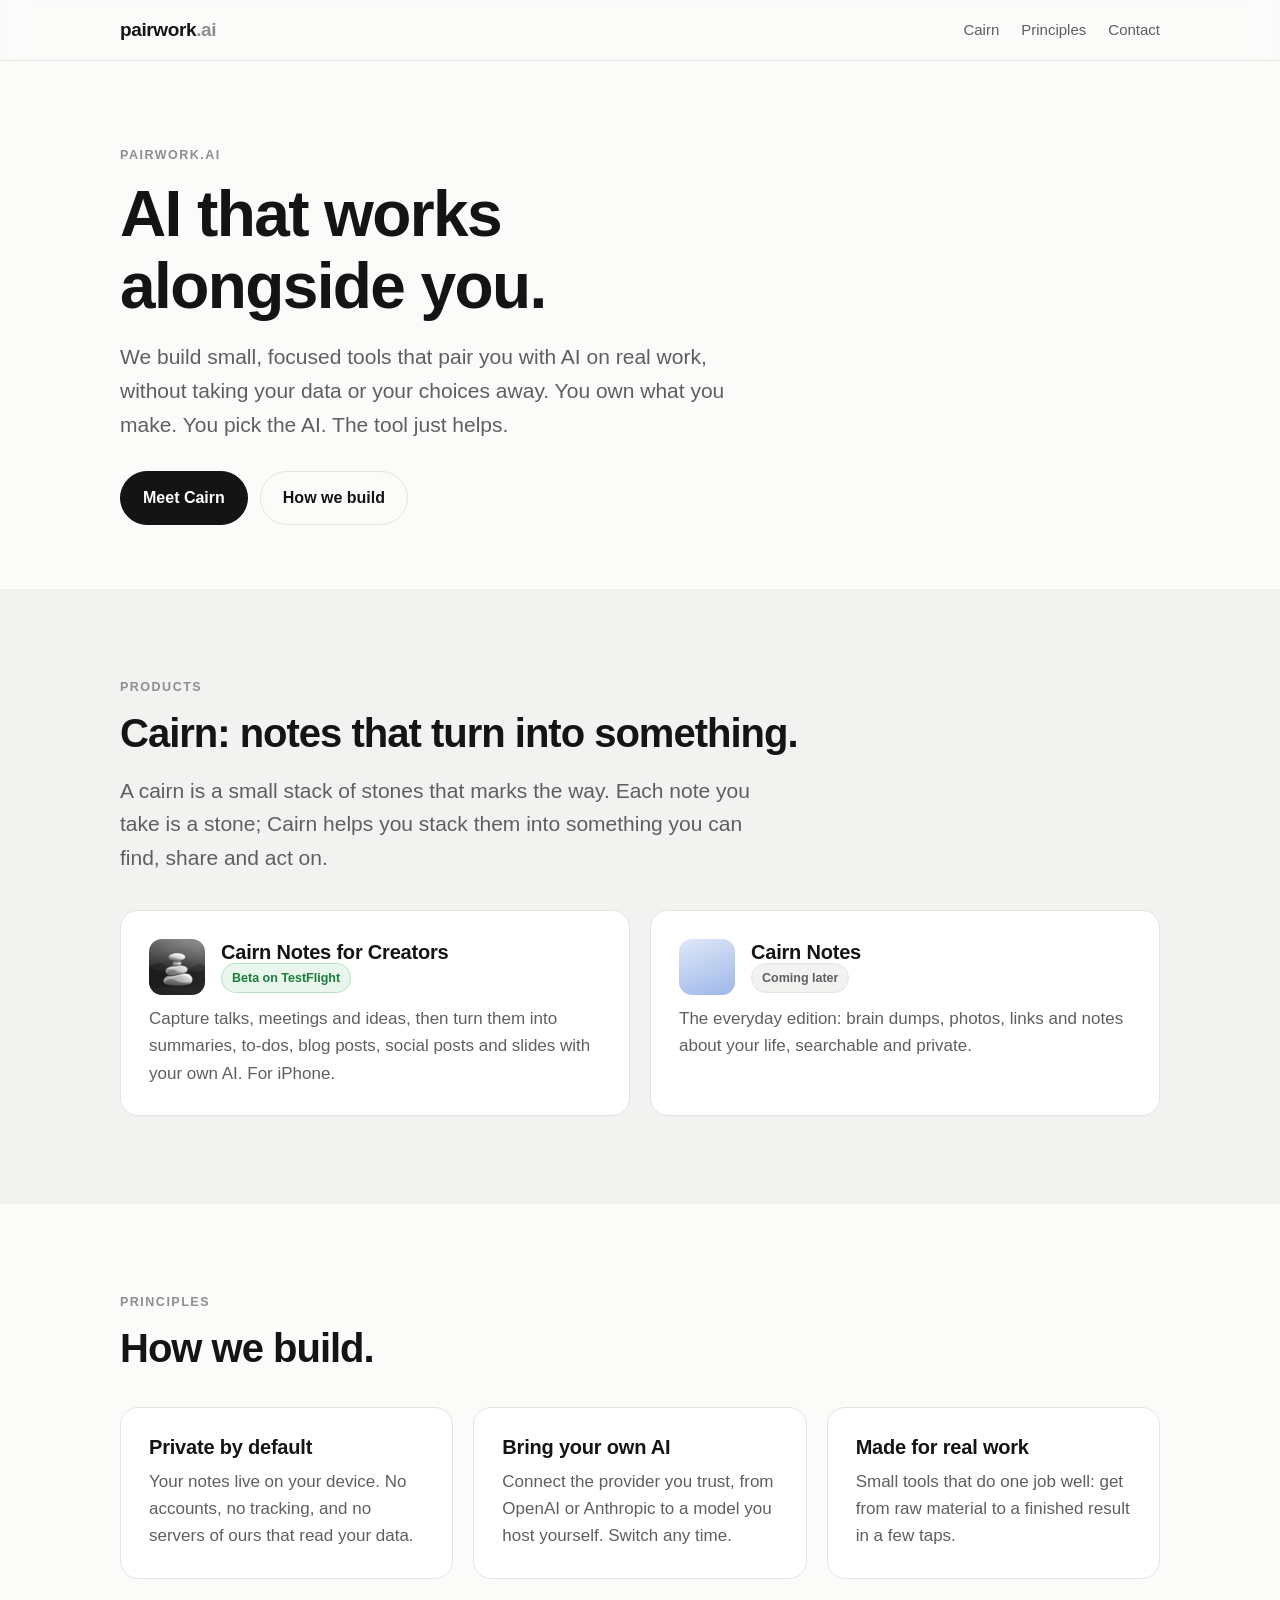
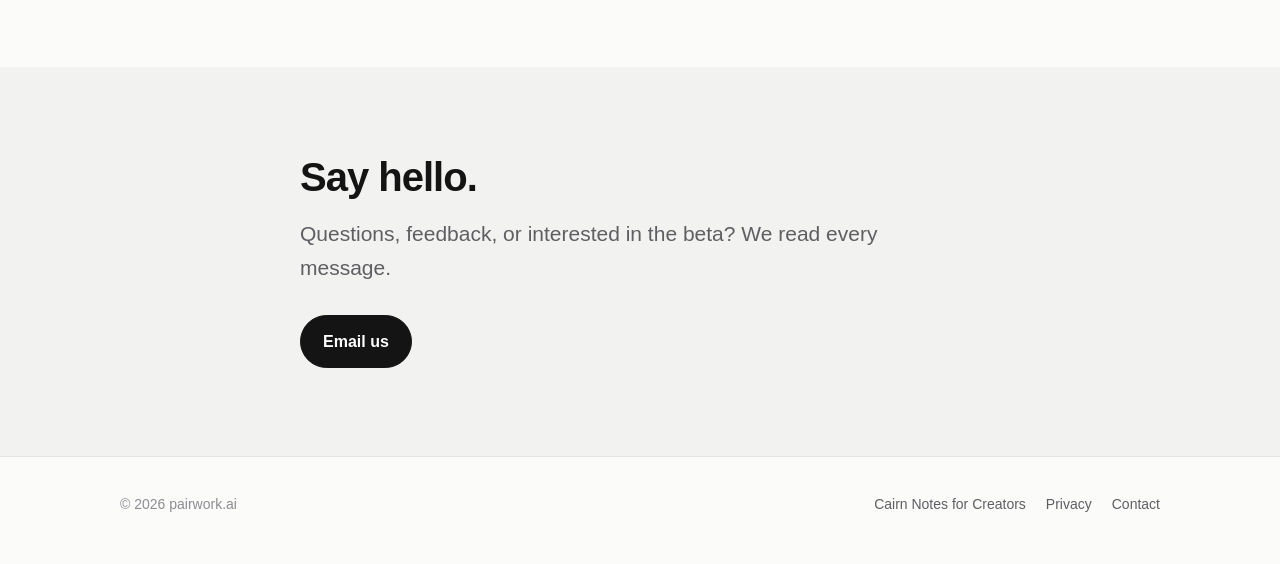
<file: index.html>
<!doctype html>
<html lang="en">
<head>
<meta charset="utf-8">
<meta name="viewport" content="width=device-width, initial-scale=1">
<title>pairwork.ai — AI that works alongside you</title>
<meta name="description" content="pairwork.ai makes small, private tools that work alongside you. Your data stays yours, and you choose the AI. Home of Cairn Notes for Creators.">
<link rel="canonical" href="https://pairwork.ai/">
<meta property="og:type" content="website">
<meta property="og:url" content="https://pairwork.ai/">
<meta property="og:title" content="pairwork.ai — AI that works alongside you">
<meta property="og:description" content="Small, private tools that work alongside you. Home of Cairn Notes for Creators.">
<meta property="og:image" content="https://pairwork.ai/assets/img/og-pairwork.png">
<meta name="twitter:card" content="summary_large_image">
<link rel="icon" href="assets/img/favicon-32.png" sizes="32x32">
<link rel="apple-touch-icon" href="assets/img/apple-touch-icon.png">
<link rel="stylesheet" href="assets/site.css">
</head>
<body>
<header class="top"><div class="wrap">
  <a class="brand" href="./">pairwork<span>.ai</span></a>
  <nav class="nav"><a href="cairn/">Cairn</a><a href="#principles" class="hide-sm">Principles</a><a href="#contact">Contact</a></nav>
</div></header>

<main>
  <section class="hero"><div class="wrap">
    <p class="eyebrow">pairwork.ai</p>
    <h1>AI that works<br>alongside you.</h1>
    <p class="lede">We build small, focused tools that pair you with AI on real work, without taking your data or your choices away.
      You own what you make. You pick the AI. The tool just helps.</p>
    <div class="actions">
      <a class="btn primary" href="cairn/">Meet Cairn</a>
      <a class="btn ghost" href="#principles">How we build</a>
    </div>
  </div></section>

  <section class="alt" id="products"><div class="wrap">
    <p class="eyebrow">Products</p>
    <h2>Cairn: notes that turn into something.</h2>
    <p class="lede">A cairn is a small stack of stones that marks the way. Each note you take is a stone; Cairn helps you
      stack them into something you can find, share and act on.</p>
    <div class="grid two" style="margin-top:36px">
      <a class="card" href="cairn/">
        <div style="display:flex;gap:16px;align-items:center">
          <img src="assets/img/cairn-icon.png" alt="" width="56" height="56" style="border-radius:13px">
          <div><h3>Cairn Notes for Creators</h3><span class="tag live">Beta on TestFlight</span></div>
        </div>
        <p>Capture talks, meetings and ideas, then turn them into summaries, to-dos, blog posts, social posts and slides
          with your own AI. For iPhone.</p>
      </a>
      <div class="card">
        <div style="display:flex;gap:16px;align-items:center">
          <div style="width:56px;height:56px;border-radius:13px;background:linear-gradient(160deg,#dfe8f8,#9db7e8)"></div>
          <div><h3>Cairn Notes</h3><span class="tag">Coming later</span></div>
        </div>
        <p>The everyday edition: brain dumps, photos, links and notes about your life, searchable and private.</p>
      </div>
    </div>
  </div></section>

  <section id="principles"><div class="wrap">
    <p class="eyebrow">Principles</p>
    <h2>How we build.</h2>
    <div class="grid three" style="margin-top:36px">
      <div class="card"><h3>Private by default</h3><p>Your notes live on your device. No accounts, no tracking,
        and no servers of ours that read your data.</p></div>
      <div class="card"><h3>Bring your own AI</h3><p>Connect the provider you trust, from OpenAI or Anthropic to a
        model you host yourself. Switch any time.</p></div>
      <div class="card"><h3>Made for real work</h3><p>Small tools that do one job well: get from raw material to a
        finished result in a few taps.</p></div>
    </div>
  </div></section>

  <section class="alt" id="contact"><div class="wrap narrow">
    <h2>Say hello.</h2>
    <p class="lede">Questions, feedback, or interested in the beta? We read every message.</p>
    <div class="actions"><a class="btn primary" href="mailto:csaba.kecskemeti@gmail.com?subject=pairwork.ai">Email us</a></div>
  </div></section>
</main>

<footer><div class="wrap">
  <span>© 2026 pairwork.ai</span>
  <nav><a href="cairn/">Cairn Notes for Creators</a><a href="cairn/privacy/">Privacy</a><a href="mailto:csaba.kecskemeti@gmail.com">Contact</a></nav>
</div></footer>
</body>
</html>
</file>
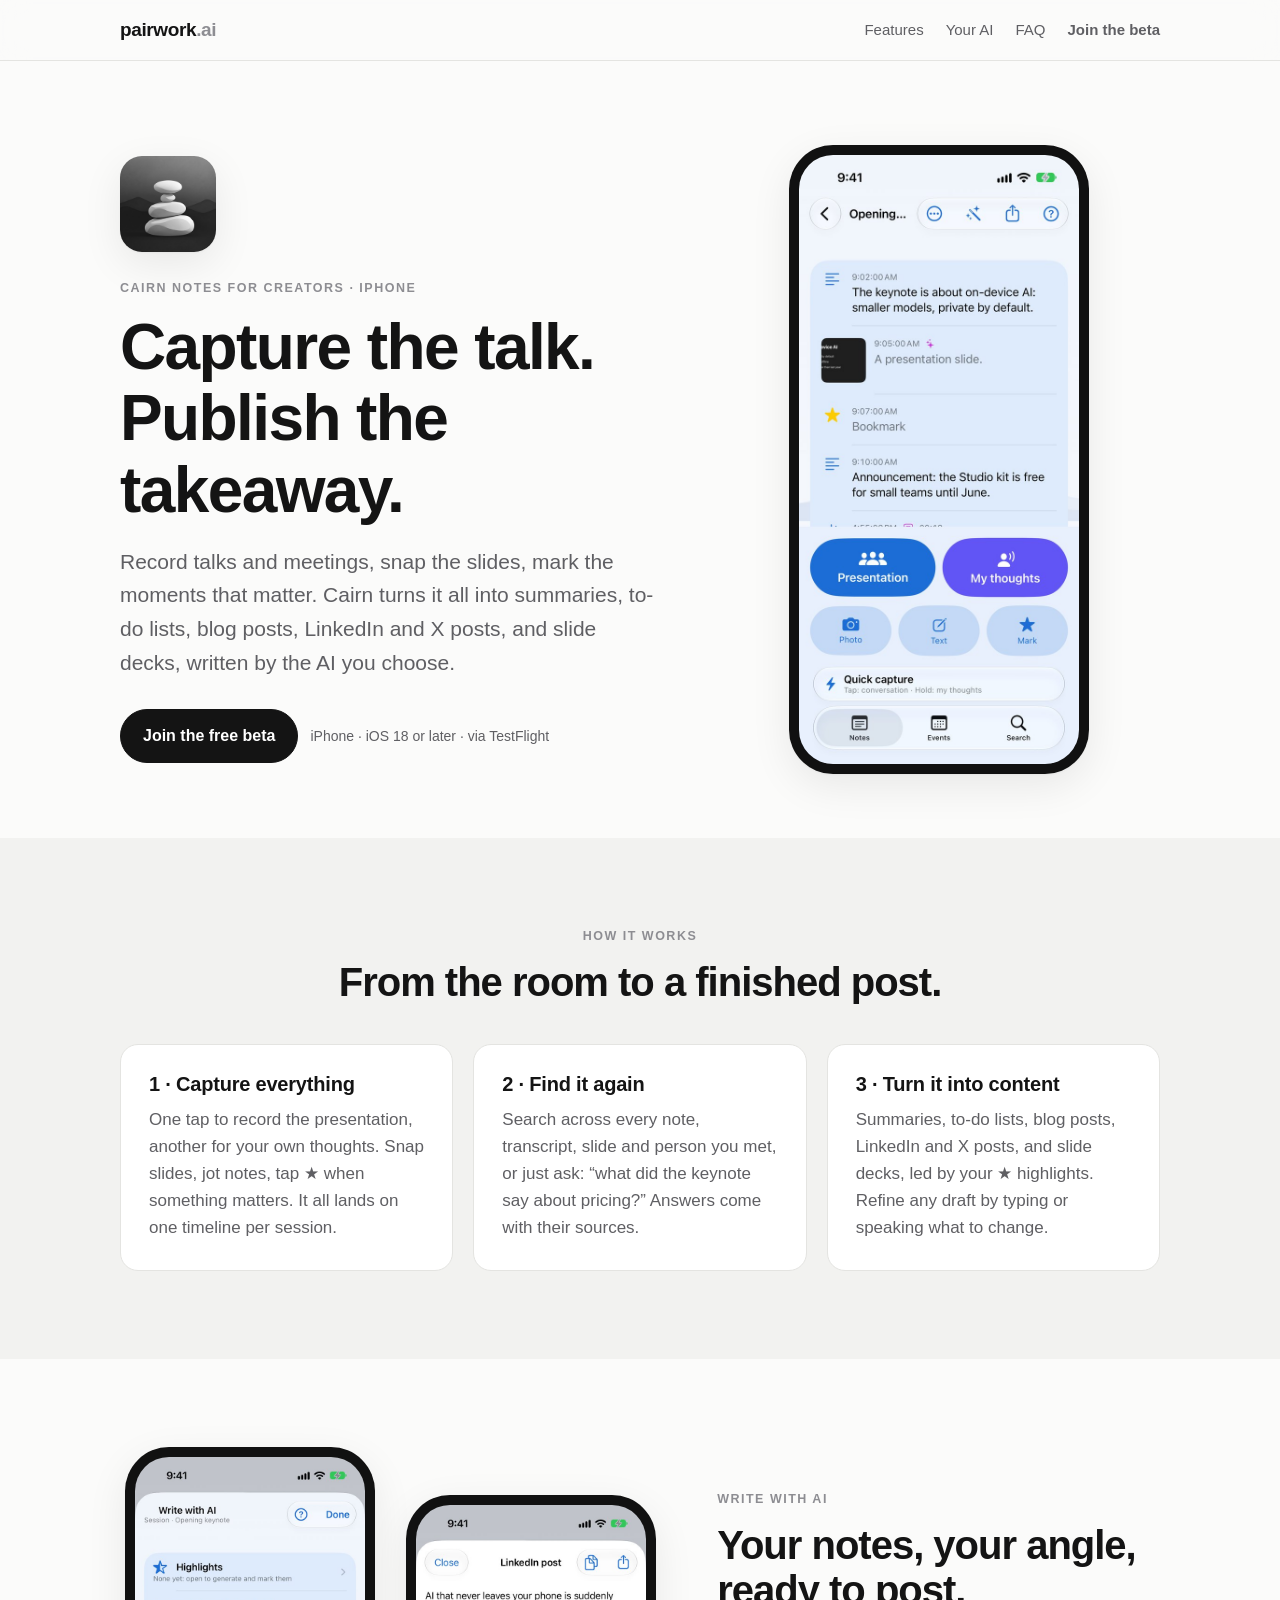
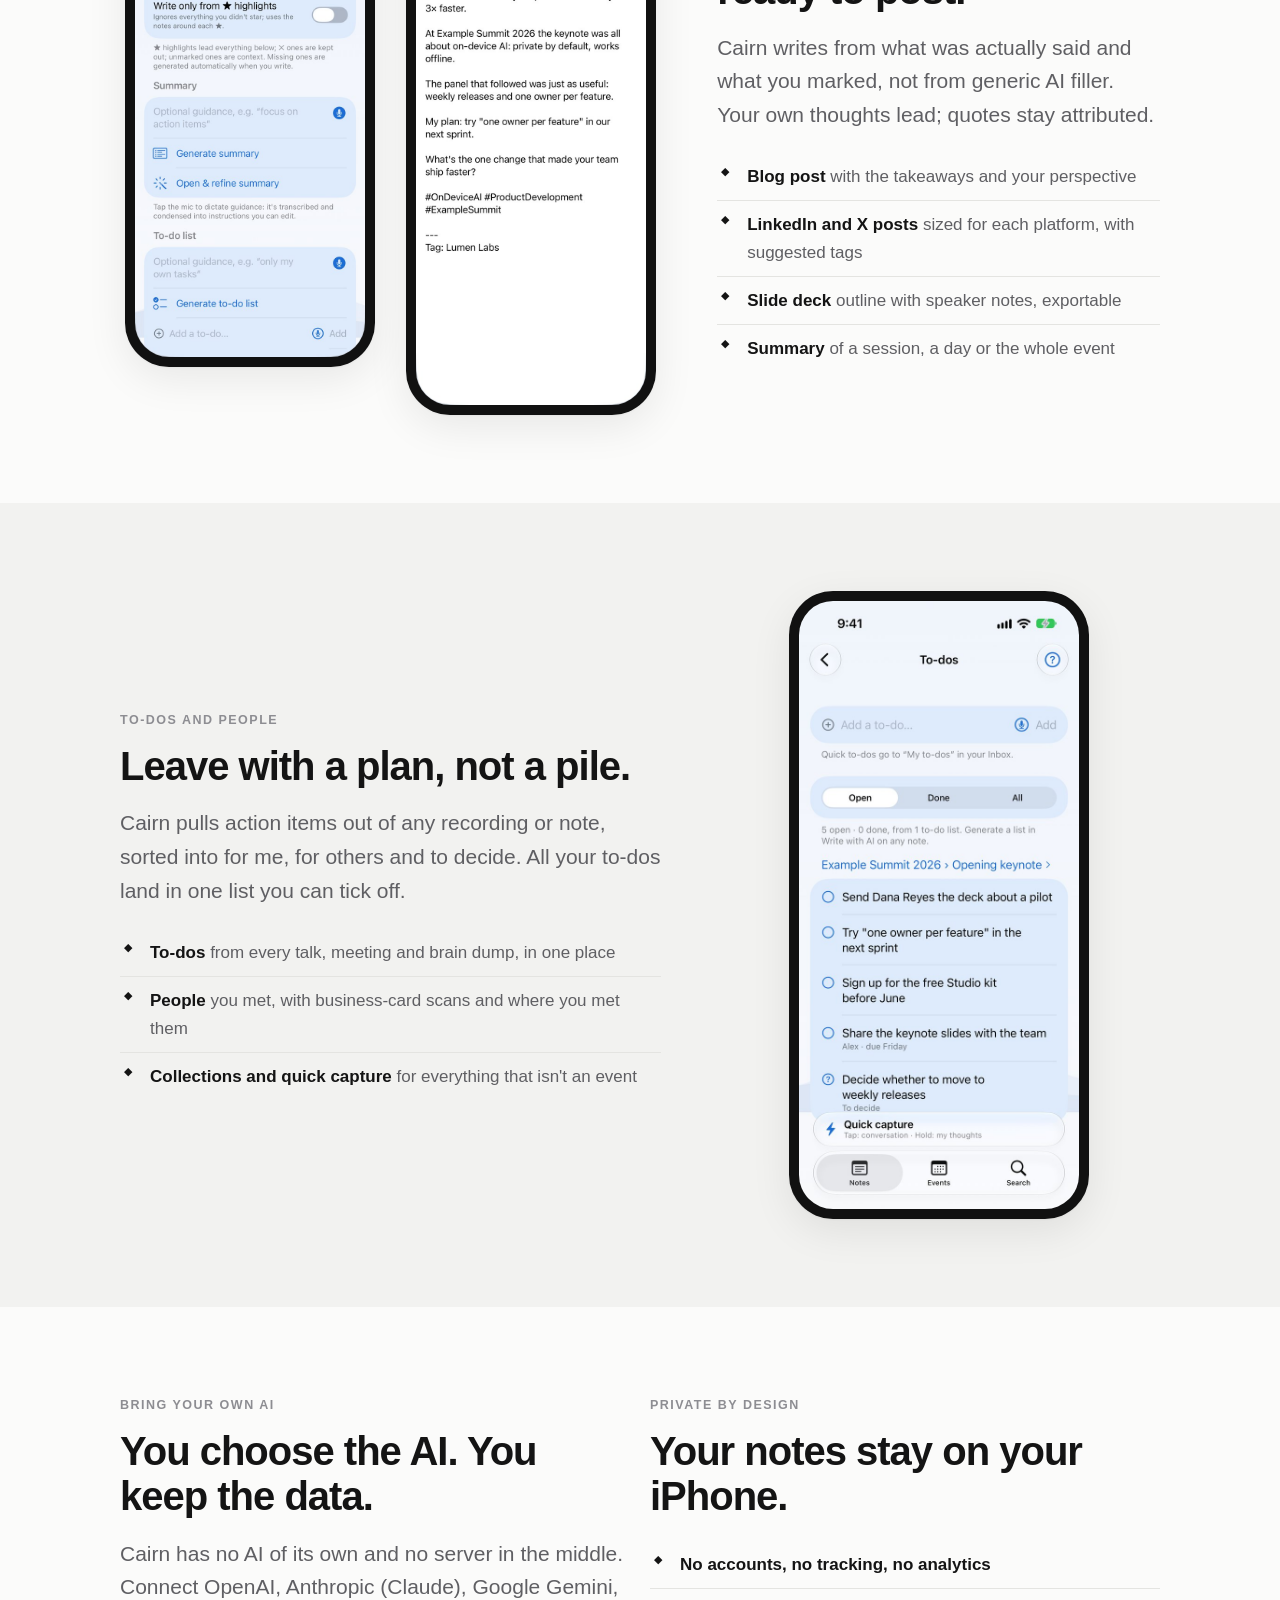
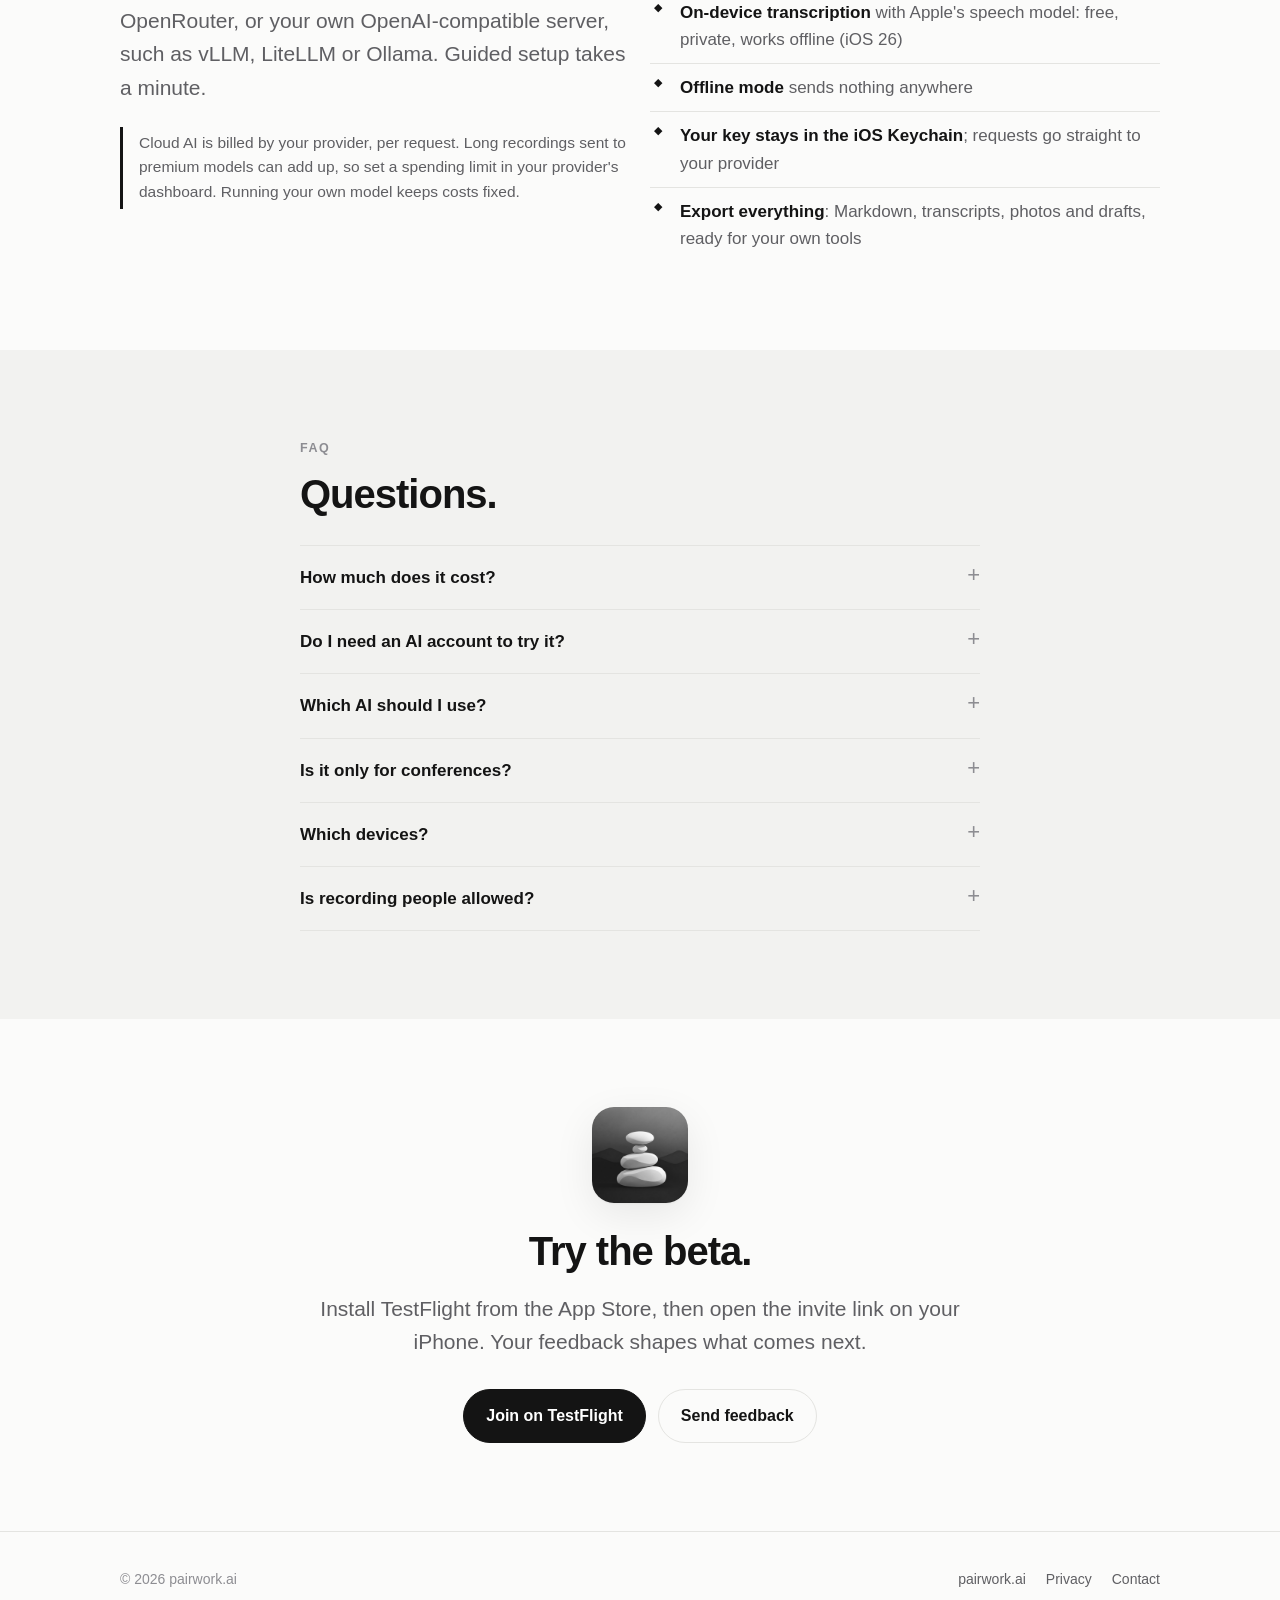
<file: cairn/index.html>
<!doctype html>
<html lang="en">
<head>
<meta charset="utf-8">
<meta name="viewport" content="width=device-width, initial-scale=1">
<title>Cairn Notes for Creators — capture the talk, publish the takeaway</title>
<meta name="description" content="Cairn Notes for Creators is an iPhone app that captures talks, meetings and ideas, then turns them into summaries, to-dos, blog posts, LinkedIn and X posts, and slides with your own AI. Private by design.">
<link rel="canonical" href="https://pairwork.ai/cairn/">
<meta property="og:type" content="website">
<meta property="og:url" content="https://pairwork.ai/cairn/">
<meta property="og:title" content="Cairn Notes for Creators — capture the talk, publish the takeaway">
<meta property="og:description" content="Record, snap slides, mark ★ moments. Then turn your notes into posts, to-dos and slides with your own AI. Private by design. Free beta for iPhone.">
<meta property="og:image" content="https://pairwork.ai/assets/img/og-cairn.png">
<meta name="twitter:card" content="summary_large_image">
<link rel="icon" href="../assets/img/favicon-32.png" sizes="32x32">
<link rel="apple-touch-icon" href="../assets/img/apple-touch-icon.png">
<link rel="stylesheet" href="../assets/site.css">
</head>
<body>
<header class="top"><div class="wrap">
  <a class="brand" href="../">pairwork<span>.ai</span></a>
  <nav class="nav"><a href="#features" class="hide-sm">Features</a><a href="#ai" class="hide-sm">Your AI</a><a href="#faq">FAQ</a><a href="#beta"><strong>Join the beta</strong></a></nav>
</div></header>

<main>
  <section class="hero"><div class="wrap split">
    <div>
      <img class="app-icon" src="../assets/img/cairn-icon.png" alt="Cairn Notes for Creators app icon" width="96" height="96">
      <p class="eyebrow" style="margin-top:26px">Cairn Notes for Creators · iPhone</p>
      <h1>Capture the talk.<br>Publish the takeaway.</h1>
      <p class="lede">Record talks and meetings, snap the slides, mark the moments that matter. Cairn turns it all into
        summaries, to-do lists, blog posts, LinkedIn and X posts, and slide decks, written by the AI you choose.</p>
      <div class="actions">
        <a class="btn primary" href="https://testflight.apple.com/join/rbxK1Px3">Join the free beta</a>
        <span class="muted small">iPhone · iOS 18 or later · via TestFlight</span>
      </div>
    </div>
    <div class="phone"><img src="../assets/img/session.jpg" alt="A session in Cairn: notes, a slide photo and a starred moment on one timeline" width="600" height="1304"></div>
  </div></section>

  <section class="alt" id="features"><div class="wrap">
    <div class="center">
      <p class="eyebrow">How it works</p>
      <h2>From the room to a finished post.</h2>
    </div>
    <div class="grid three" style="margin-top:40px">
      <div class="card"><h3>1 · Capture everything</h3><p>One tap to record the presentation, another for your own thoughts.
        Snap slides, jot notes, tap ★ when something matters. It all lands on one timeline per session.</p></div>
      <div class="card"><h3>2 · Find it again</h3><p>Search across every note, transcript, slide and person you met, or just
        ask: “what did the keynote say about pricing?” Answers come with their sources.</p></div>
      <div class="card"><h3>3 · Turn it into content</h3><p>Summaries, to-do lists, blog posts, LinkedIn and X posts, and
        slide decks, led by your ★ highlights. Refine any draft by typing or speaking what to change.</p></div>
    </div>
  </div></section>

  <section><div class="wrap split reverse">
    <div>
      <p class="eyebrow">Write with AI</p>
      <h2>Your notes, your angle, ready to post.</h2>
      <p class="lede">Cairn writes from what was actually said and what you marked, not from generic AI filler.
        Your own thoughts lead; quotes stay attributed.</p>
      <ul class="list">
        <li><strong>Blog post</strong> with the takeaways and your perspective</li>
        <li><strong>LinkedIn and X posts</strong> sized for each platform, with suggested tags</li>
        <li><strong>Slide deck</strong> outline with speaker notes, exportable</li>
        <li><strong>Summary</strong> of a session, a day or the whole event</li>
      </ul>
    </div>
    <div class="phones">
      <div class="phone"><img src="../assets/img/studio.jpg" alt="Write with AI: highlights, summary and to-do list options" width="600" height="1304" loading="lazy"></div>
      <div class="phone"><img src="../assets/img/linkedin.jpg" alt="A LinkedIn post generated from conference notes" width="600" height="1304" loading="lazy"></div>
    </div>
  </div></section>

  <section class="alt"><div class="wrap split">
    <div>
      <p class="eyebrow">To-dos and people</p>
      <h2>Leave with a plan, not a pile.</h2>
      <p class="lede">Cairn pulls action items out of any recording or note, sorted into for me, for others and to decide.
        All your to-dos land in one list you can tick off.</p>
      <ul class="list">
        <li><strong>To-dos</strong> from every talk, meeting and brain dump, in one place</li>
        <li><strong>People</strong> you met, with business-card scans and where you met them</li>
        <li><strong>Collections and quick capture</strong> for everything that isn't an event</li>
      </ul>
    </div>
    <div class="phone"><img src="../assets/img/todos.jpg" alt="To-dos generated from a keynote, grouped by owner" width="600" height="1304" loading="lazy"></div>
  </div></section>

  <section id="ai"><div class="wrap">
    <div class="grid two">
      <div>
        <p class="eyebrow">Bring your own AI</p>
        <h2>You choose the AI. You keep the data.</h2>
        <p class="lede">Cairn has no AI of its own and no server in the middle. Connect OpenAI, Anthropic (Claude), Google
          Gemini, OpenRouter, or your own OpenAI-compatible server, such as vLLM, LiteLLM or Ollama. Guided setup takes a minute.</p>
        <p class="note">Cloud AI is billed by your provider, per request. Long recordings sent to premium models can add up,
          so set a spending limit in your provider's dashboard. Running your own model keeps costs fixed.</p>
      </div>
      <div>
        <p class="eyebrow">Private by design</p>
        <h2>Your notes stay on your iPhone.</h2>
        <ul class="list">
          <li><strong>No accounts, no tracking, no analytics</strong></li>
          <li><strong>On-device transcription</strong> with Apple's speech model: free, private, works offline (iOS 26)</li>
          <li><strong>Offline mode</strong> sends nothing anywhere</li>
          <li><strong>Your key stays in the iOS Keychain</strong>; requests go straight to your provider</li>
          <li><strong>Export everything</strong>: Markdown, transcripts, photos and drafts, ready for your own tools</li>
        </ul>
      </div>
    </div>
  </div></section>

  <section class="alt" id="faq"><div class="wrap narrow">
    <p class="eyebrow">FAQ</p>
    <h2>Questions.</h2>
    <div style="margin-top:28px">
      <details><summary>How much does it cost?</summary><p>The beta is free. Pricing for the App Store release is still being
        decided. AI usage is paid to your own provider, if you use a cloud one.</p></details>
      <details><summary>Do I need an AI account to try it?</summary><p>No. Start with the guided tour: it uses sample content and
        simulated AI answers. Note-taking, recording, search and on-device transcription all work without AI.</p></details>
      <details><summary>Which AI should I use?</summary><p>Any model that accepts images works best, since Cairn also reads
        your slide photos. The setup screen suggests a sensible default for each provider.</p></details>
      <details><summary>Is it only for conferences?</summary><p>Conferences are where it started, but meetings, interviews,
        podcast prep, lectures and brain dumps all work the same way: capture, find, create.</p></details>
      <details><summary>Which devices?</summary><p>iPhone with iOS 18 or later. On-device transcription needs iOS 26.</p></details>
      <details><summary>Is recording people allowed?</summary><p>Laws differ by country and state. Ask for consent where it is
        required. Cairn reminds you, but the responsibility is yours.</p></details>
    </div>
  </div></section>

  <section id="beta"><div class="wrap narrow center">
    <img class="app-icon" src="../assets/img/cairn-icon.png" alt="" width="96" height="96" style="margin:0 auto 26px">
    <h2>Try the beta.</h2>
    <p class="lede">Install TestFlight from the App Store, then open the invite link on your iPhone. Your feedback shapes
      what comes next.</p>
    <div class="actions"><a class="btn primary" href="https://testflight.apple.com/join/rbxK1Px3">Join on TestFlight</a>
      <a class="btn ghost" href="mailto:csaba.kecskemeti@gmail.com?subject=Cairn%20feedback">Send feedback</a></div>
  </div></section>
</main>

<footer><div class="wrap">
  <span>© 2026 pairwork.ai</span>
  <nav><a href="../">pairwork.ai</a><a href="privacy/">Privacy</a><a href="mailto:csaba.kecskemeti@gmail.com">Contact</a></nav>
</div></footer>
</body>
</html>
</file>
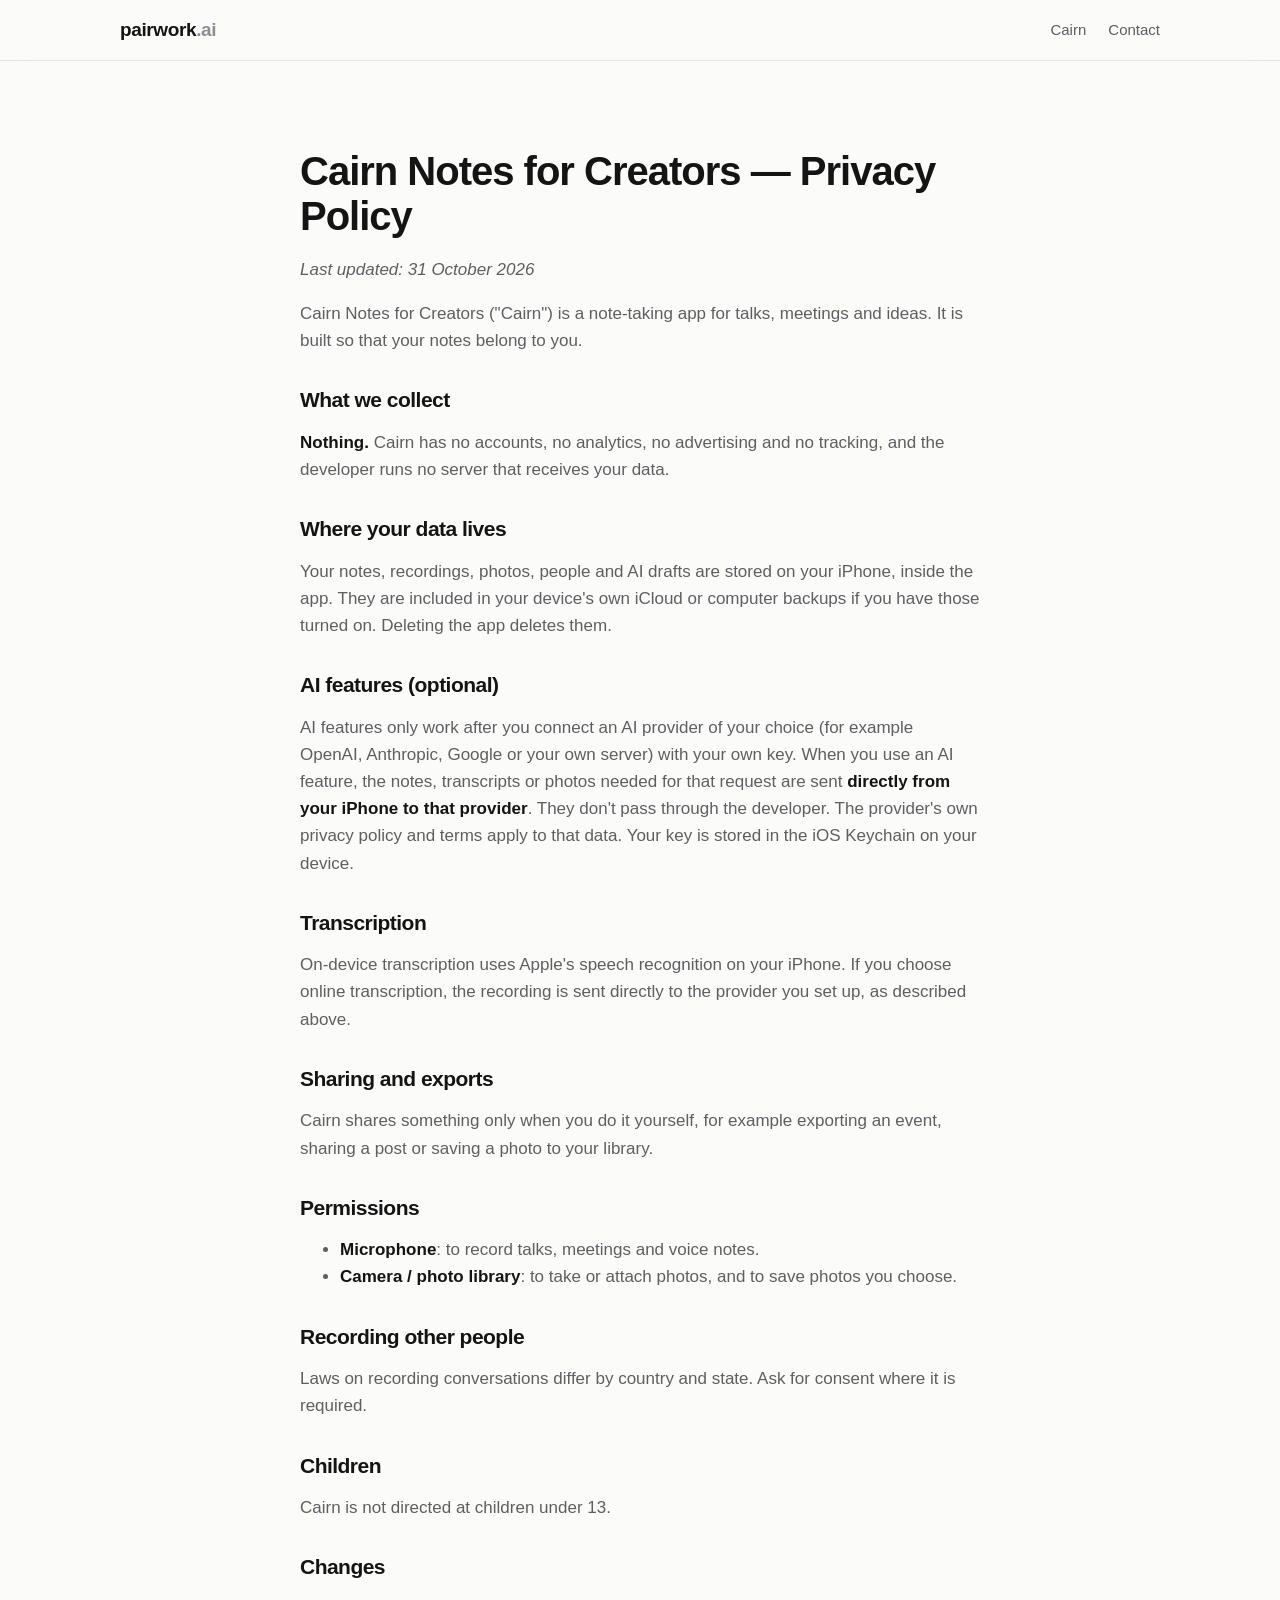
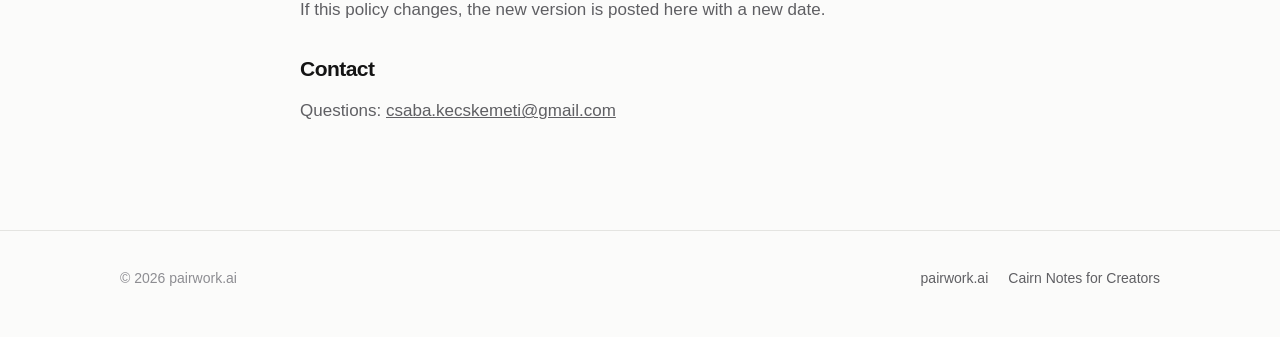
<file: cairn/privacy/index.html>
<!doctype html>
<html lang="en">
<head>
<meta charset="utf-8">
<meta name="viewport" content="width=device-width, initial-scale=1">
<title>Privacy Policy — Cairn Notes for Creators</title>
<meta name="description" content="Cairn collects nothing. Your notes stay on your iPhone; AI requests go directly to the provider you choose.">
<link rel="canonical" href="https://pairwork.ai/cairn/privacy/">
<link rel="icon" href="../../assets/img/favicon-32.png" sizes="32x32">
<link rel="stylesheet" href="../../assets/site.css">
</head>
<body>
<header class="top"><div class="wrap">
  <a class="brand" href="../../">pairwork<span>.ai</span></a>
  <nav class="nav"><a href="../">Cairn</a><a href="mailto:csaba.kecskemeti@gmail.com">Contact</a></nav>
</div></header>
<main><section><div class="wrap narrow prose">
<!-- Generated from docs/PRIVACY.md in the Cairn repo; edit there. -->
<h1>Cairn Notes for Creators — Privacy Policy</h1>
<p><em>Last updated: 31 October 2026</em></p>
<p>Cairn Notes for Creators (&quot;Cairn&quot;) is a note-taking app for talks, meetings and ideas. It is built so that your notes belong to you.</p>
<h2>What we collect</h2>
<p><strong>Nothing.</strong> Cairn has no accounts, no analytics, no advertising and no tracking, and the developer runs no server that receives your data.</p>
<h2>Where your data lives</h2>
<p>Your notes, recordings, photos, people and AI drafts are stored on your iPhone, inside the app. They are included in your device&#x27;s own iCloud or computer backups if you have those turned on. Deleting the app deletes them.</p>
<h2>AI features (optional)</h2>
<p>AI features only work after you connect an AI provider of your choice (for example OpenAI, Anthropic, Google or your own server) with your own key. When you use an AI feature, the notes, transcripts or photos needed for that request are sent <strong>directly from your iPhone to that provider</strong>. They don&#x27;t pass through the developer. The provider&#x27;s own privacy policy and terms apply to that data. Your key is stored in the iOS Keychain on your device.</p>
<h2>Transcription</h2>
<p>On-device transcription uses Apple&#x27;s speech recognition on your iPhone. If you choose online transcription, the recording is sent directly to the provider you set up, as described above.</p>
<h2>Sharing and exports</h2>
<p>Cairn shares something only when you do it yourself, for example exporting an event, sharing a post or saving a photo to your library.</p>
<h2>Permissions</h2>
<ul>
<li><strong>Microphone</strong>: to record talks, meetings and voice notes.</li>
<li><strong>Camera / photo library</strong>: to take or attach photos, and to save photos you choose.</li>
</ul>
<h2>Recording other people</h2>
<p>Laws on recording conversations differ by country and state. Ask for consent where it is required.</p>
<h2>Children</h2>
<p>Cairn is not directed at children under 13.</p>
<h2>Changes</h2>
<p>If this policy changes, the new version is posted here with a new date.</p>
<h2>Contact</h2>
<p>Questions: <a href="mailto:csaba.kecskemeti@gmail.com">csaba.kecskemeti@gmail.com</a></p>
</div></section></main>
<footer><div class="wrap">
  <span>© 2026 pairwork.ai</span>
  <nav><a href="../../">pairwork.ai</a><a href="../">Cairn Notes for Creators</a></nav>
</div></footer>
</body>
</html>
</file>
<file: assets/site.css>
/* pairwork.ai — shared styles. Quiet, monochrome, lots of air (matches the Cairn for Creators icon). */
:root {
  --bg: #fbfbfa;
  --bg-alt: #f2f2f0;
  --card: #ffffff;
  --fg: #141414;
  --muted: #5f5f63;
  --faint: #8d8d92;
  --line: #e4e4e1;
  --accent: #141414;
  --accent-fg: #ffffff;
  --blue: #2f5fd0;
  --radius: 18px;
  --shadow: 0 1px 2px rgba(0,0,0,.04), 0 12px 40px rgba(0,0,0,.08);
  color-scheme: light dark;
}
@media (prefers-color-scheme: dark) {
  :root {
    --bg: #0f0f10; --bg-alt: #17171a; --card: #1b1b1e;
    --fg: #f3f3f2; --muted: #b0b0b5; --faint: #85858b; --line: #2a2a2e;
    --accent: #f3f3f2; --accent-fg: #111; --blue: #7aa2ff;
    --shadow: 0 1px 2px rgba(0,0,0,.3), 0 12px 40px rgba(0,0,0,.45);
  }
}
* { box-sizing: border-box; }
html { -webkit-text-size-adjust: 100%; }
body {
  margin: 0; background: var(--bg); color: var(--fg);
  font: 17px/1.6 -apple-system, BlinkMacSystemFont, "SF Pro Text", "Segoe UI", Roboto, "Helvetica Neue", Arial, sans-serif;
  -webkit-font-smoothing: antialiased;
}
img { max-width: 100%; display: block; }
a { color: inherit; }
.wrap { max-width: 1080px; margin: 0 auto; padding: 0 20px; }
.narrow { max-width: 720px; }

/* Header */
.top { position: sticky; top: 0; z-index: 10; backdrop-filter: saturate(180%) blur(14px);
  -webkit-backdrop-filter: saturate(180%) blur(14px); background: color-mix(in srgb, var(--bg) 82%, transparent);
  border-bottom: 1px solid var(--line); }
.top .wrap { display: flex; align-items: center; justify-content: space-between; height: 60px; }
.brand { font-weight: 700; letter-spacing: -.02em; text-decoration: none; font-size: 19px; }
.brand span { color: var(--faint); font-weight: 600; }
.nav { display: flex; gap: 22px; font-size: 15px; }
.nav a { text-decoration: none; color: var(--muted); }
.nav a:hover { color: var(--fg); }

/* Type */
h1, h2, h3 { letter-spacing: -.025em; line-height: 1.12; margin: 0; }
h1 { font-size: clamp(38px, 6vw, 64px); font-weight: 750; }
h2 { font-size: clamp(28px, 4vw, 40px); font-weight: 700; }
h3 { font-size: 20px; font-weight: 650; letter-spacing: -.01em; }
.lede { font-size: clamp(18px, 2.2vw, 21px); color: var(--muted); margin: 18px 0 0; max-width: 640px; }
.eyebrow { text-transform: uppercase; letter-spacing: .12em; font-size: 12.5px; font-weight: 650; color: var(--faint); margin: 0 0 14px; }
.muted { color: var(--muted); }
.small { font-size: 14px; }

/* Buttons */
.actions { display: flex; flex-wrap: wrap; gap: 12px; margin-top: 30px; align-items: center; }
.btn { display: inline-flex; align-items: center; gap: 8px; padding: 13px 22px; border-radius: 999px;
  font-weight: 600; font-size: 16px; text-decoration: none; border: 1px solid var(--line); }
.btn.primary { background: var(--accent); color: var(--accent-fg); border-color: var(--accent); }
.btn.primary:hover { opacity: .88; }
.btn.ghost:hover { background: var(--bg-alt); }

/* Sections */
section { padding: 88px 0; }
section.alt { background: var(--bg-alt); }
.hero { padding: 84px 0 64px; }
.center { text-align: center; }
.center .lede { margin-left: auto; margin-right: auto; }
.center .actions { justify-content: center; }

/* Grids and cards */
.grid { display: grid; gap: 20px; }
.grid.two { grid-template-columns: repeat(2, minmax(0, 1fr)); }
.grid.three { grid-template-columns: repeat(3, minmax(0, 1fr)); }
.card { background: var(--card); border: 1px solid var(--line); border-radius: var(--radius); padding: 28px; }
.card p { margin: 10px 0 0; color: var(--muted); }
a.card { text-decoration: none; display: block; transition: transform .15s ease, box-shadow .15s ease; }
a.card:hover { transform: translateY(-2px); box-shadow: var(--shadow); }
.tag { display: inline-block; font-size: 12.5px; font-weight: 650; padding: 4px 10px; border-radius: 999px;
  background: var(--bg-alt); color: var(--muted); border: 1px solid var(--line); }
.tag.live { color: #1c7c3a; background: rgba(40,170,80,.1); border-color: rgba(40,170,80,.25); }
@media (prefers-color-scheme: dark) { .tag.live { color: #6fdc8f; } }

/* Product split: text + phone */
.split { display: grid; grid-template-columns: 1.1fr .9fr; gap: 56px; align-items: center; }
.split.reverse > :first-child { order: 2; }
.phone { width: 100%; max-width: 300px; margin: 0 auto; border-radius: 44px; padding: 10px; background: #111;
  box-shadow: var(--shadow); }
.phone img { border-radius: 34px; width: 100%; height: auto; }
.phones { display: flex; gap: 22px; justify-content: center; align-items: flex-start; }
.phones .phone { max-width: 250px; }
.phones .phone:nth-child(2) { margin-top: 48px; }

.app-icon { width: 96px; height: 96px; border-radius: 22px; box-shadow: var(--shadow); }
.list { list-style: none; padding: 0; margin: 22px 0 0; }
.list li { padding: 10px 0 10px 30px; position: relative; color: var(--muted); border-top: 1px solid var(--line); }
.list li:first-child { border-top: 0; }
.list li::before { content: "◆"; position: absolute; left: 4px; top: 10px; font-size: 11px; color: var(--fg); }
.list strong { color: var(--fg); }

.note { border-left: 3px solid var(--fg); padding: 4px 0 4px 16px; color: var(--muted); margin-top: 22px; font-size: 15.5px; }

/* FAQ */
details { border-top: 1px solid var(--line); padding: 18px 0; }
details:last-of-type { border-bottom: 1px solid var(--line); }
summary { cursor: pointer; font-weight: 600; list-style: none; display: flex; justify-content: space-between; gap: 16px; }
summary::-webkit-details-marker { display: none; }
summary::after { content: "+"; color: var(--faint); font-weight: 400; font-size: 22px; line-height: 1; }
details[open] summary::after { content: "–"; }
details p { color: var(--muted); margin: 10px 0 0; }

/* Footer */
footer { border-top: 1px solid var(--line); padding: 36px 0 48px; color: var(--faint); font-size: 14px; }
footer .wrap { display: flex; flex-wrap: wrap; gap: 14px 28px; justify-content: space-between; }
footer a { color: var(--muted); text-decoration: none; }
footer a:hover { color: var(--fg); }
footer nav { display: flex; gap: 20px; flex-wrap: wrap; }

/* Policy pages */
.prose h1 { font-size: clamp(30px, 5vw, 40px); }
.prose h2 { font-size: 21px; margin: 34px 0 8px; }
.prose p, .prose li { color: var(--muted); }
.prose strong { color: var(--fg); }

@media (max-width: 860px) {
  section { padding: 64px 0; }
  .hero { padding: 56px 0 40px; }
  .split { grid-template-columns: 1fr; gap: 40px; }
  .split.reverse > :first-child { order: 0; }
  .grid.three { grid-template-columns: 1fr; }
  .grid.two { grid-template-columns: 1fr; }
  .nav { gap: 16px; }
  .nav .hide-sm { display: none; }
  .phones .phone { max-width: 46%; }
  .phones .phone:nth-child(2) { margin-top: 28px; }
}
</file>
